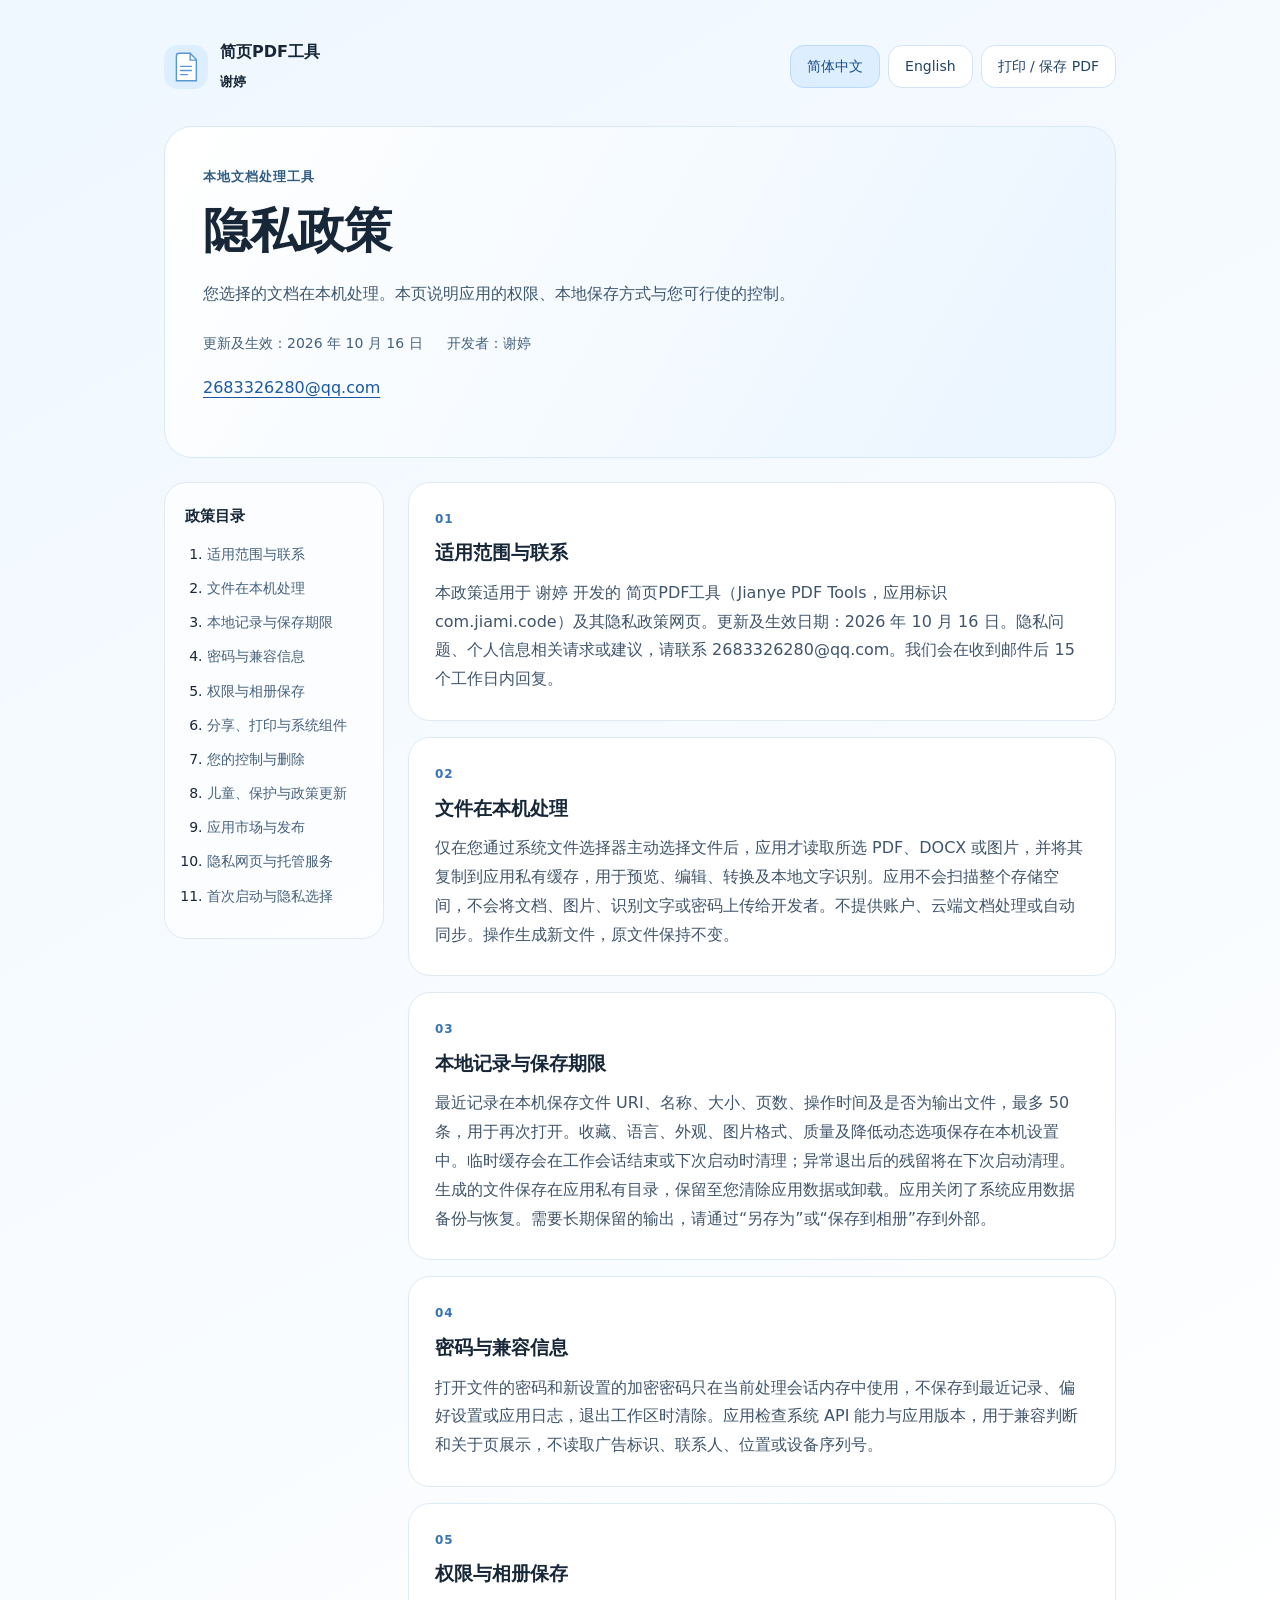
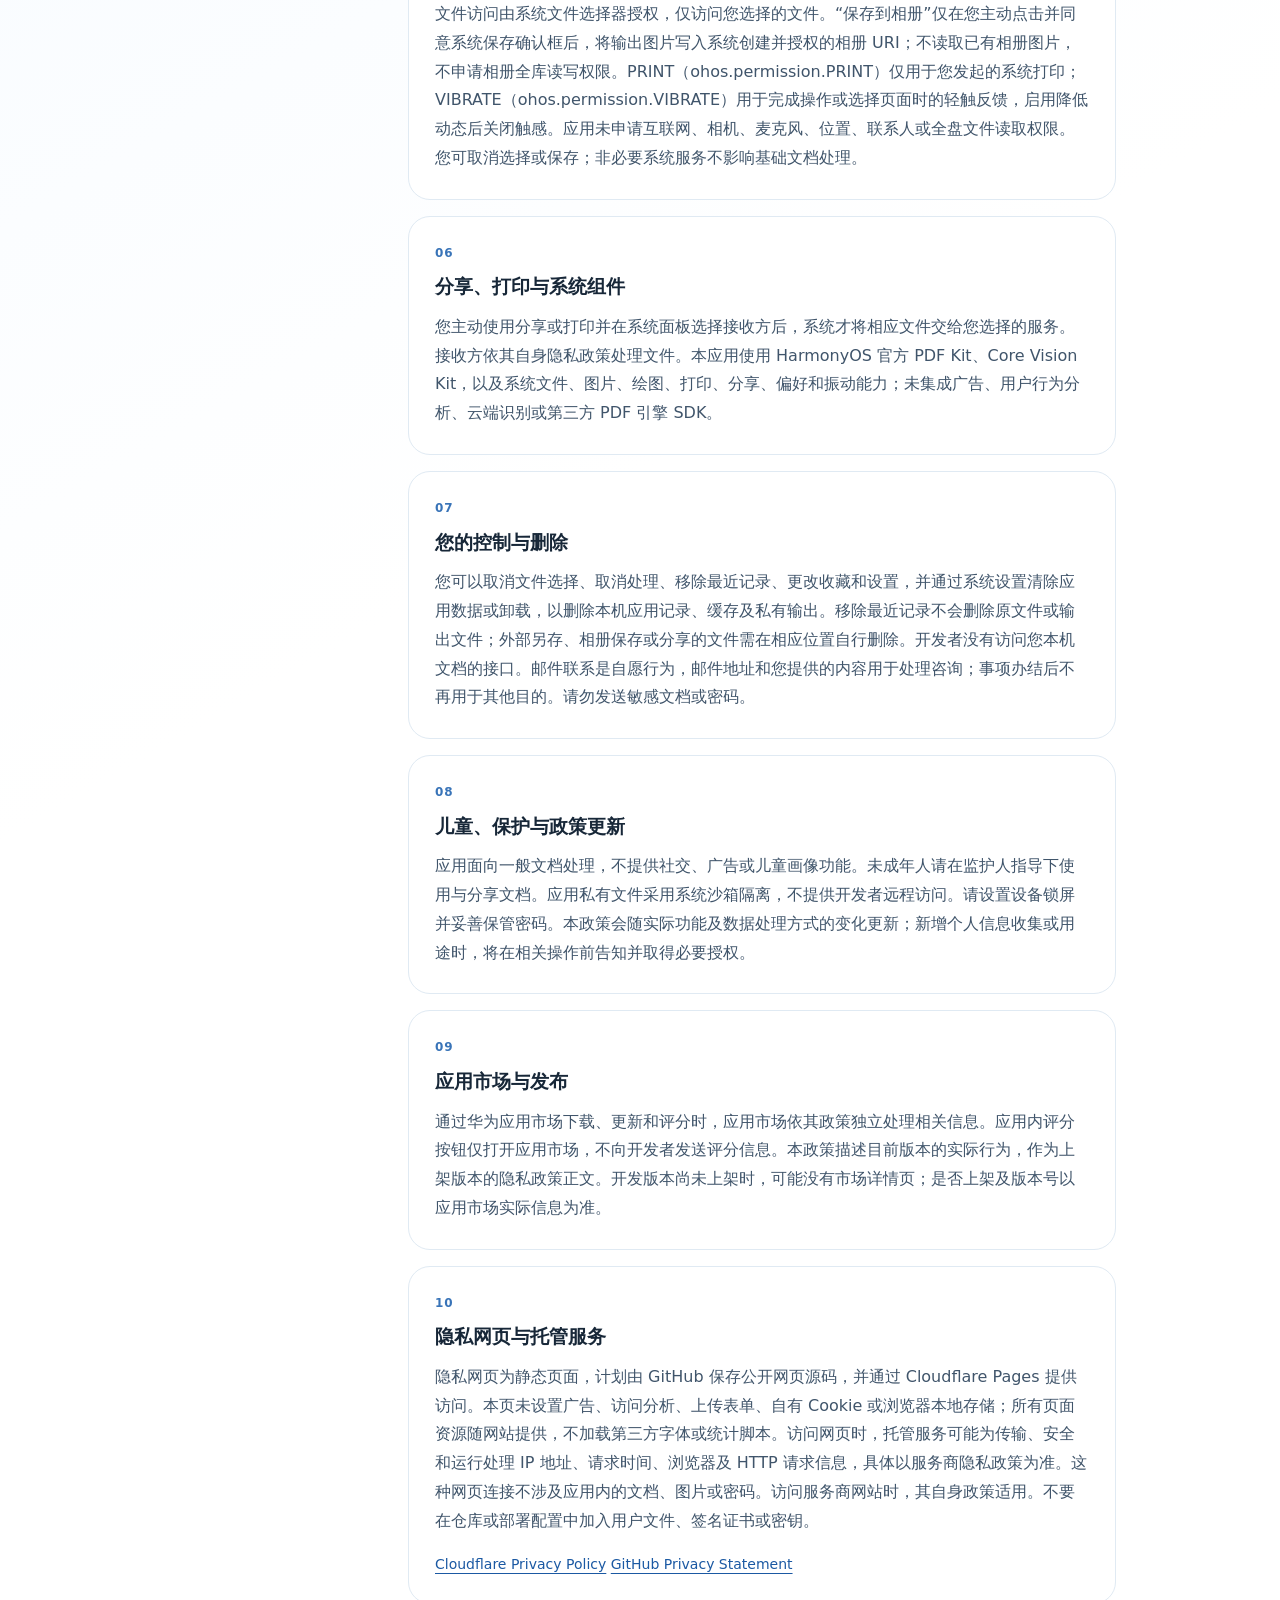
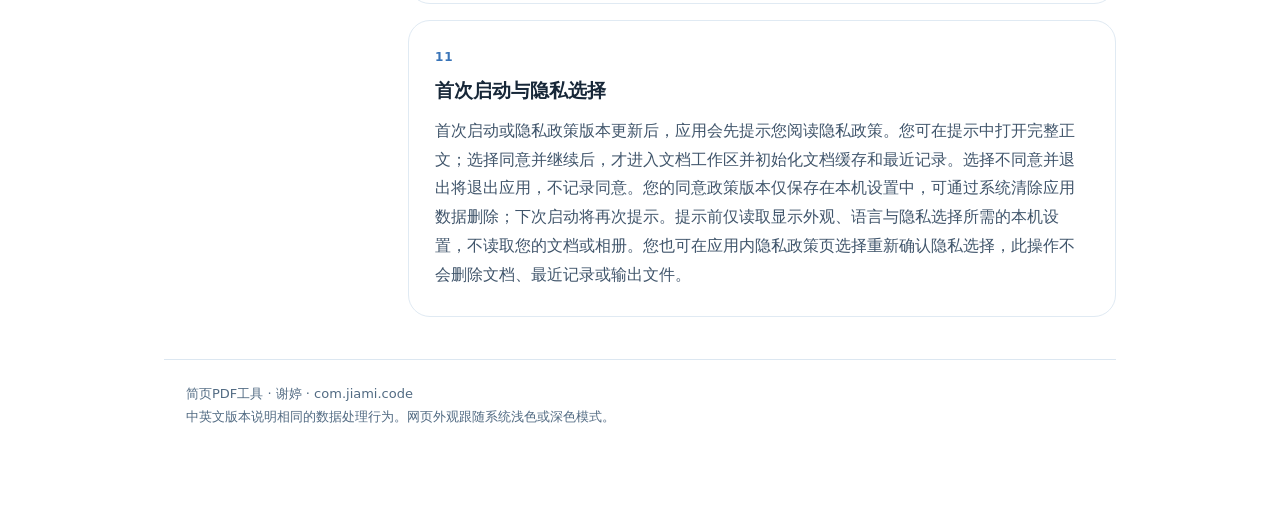
<file: public/index.html>
<!doctype html>
<html lang="zh-CN"><head><meta charset="utf-8"><meta name="viewport" content="width=device-width,initial-scale=1"><meta name="description" content="简页PDF工具 隐私政策 · 谢婷 · 2026-10-16"><meta name="color-scheme" content="light dark"><title>隐私政策 · 简页PDF工具 · 谢婷</title><link rel="icon" href="./assets/icon.svg" type="image/svg+xml"><link rel="stylesheet" href="./assets/style.css"><link rel="alternate" hreflang="zh-CN" href="./index.html"><link rel="alternate" hreflang="en" href="./en/index.html"><script src="./assets/site.js" defer></script></head>
<body><a class="skip" href="#policy">跳转到政策正文</a><div class="wrap"><header class="top"><div class="brand"><img class="icon" src="./assets/icon.svg" alt="" width="44" height="44"><span>简页PDF工具<br><small>谢婷</small></span></div><nav class="controls" aria-label="语言与打印"><a class="control" href="./index.html" lang="zh-CN" aria-current="page">简体中文</a><a class="control" href="./en/index.html" lang="en" >English</a><button class="control" id="print" type="button">打印 / 保存 PDF</button></nav></header><div class="hero"><div class="eyebrow">本地文档处理工具</div><h1>隐私政策</h1><p class="lead">您选择的文档在本机处理。本页说明应用的权限、本地保存方式与您可行使的控制。</p><div class="meta"><span>更新及生效：2026 年 10 月 16 日</span><span>开发者：谢婷</span></div><p class="contact"><a href="mailto:2683326280@qq.com">2683326280@qq.com</a></p></div><div class="layout"><nav class="toc" aria-label="目录"><h2>政策目录</h2><ol><li><a href="#section-1">适用范围与联系</a></li><li><a href="#section-2">文件在本机处理</a></li><li><a href="#section-3">本地记录与保存期限</a></li><li><a href="#section-4">密码与兼容信息</a></li><li><a href="#section-5">权限与相册保存</a></li><li><a href="#section-6">分享、打印与系统组件</a></li><li><a href="#section-7">您的控制与删除</a></li><li><a href="#section-8">儿童、保护与政策更新</a></li><li><a href="#section-9">应用市场与发布</a></li><li><a href="#section-10">隐私网页与托管服务</a></li><li><a href="#section-11">首次启动与隐私选择</a></li></ol></nav><main class="article" id="policy"><section class="section" id="section-1" aria-labelledby="heading-1"><span class="number">01</span><h2 id="heading-1">适用范围与联系</h2><p>本政策适用于 谢婷 开发的 简页PDF工具（Jianye PDF Tools，应用标识 com.jiami.code）及其隐私政策网页。更新及生效日期：2026 年 10 月 16 日。隐私问题、个人信息相关请求或建议，请联系 2683326280@qq.com。我们会在收到邮件后 15 个工作日内回复。</p></section><section class="section" id="section-2" aria-labelledby="heading-2"><span class="number">02</span><h2 id="heading-2">文件在本机处理</h2><p>仅在您通过系统文件选择器主动选择文件后，应用才读取所选 PDF、DOCX 或图片，并将其复制到应用私有缓存，用于预览、编辑、转换及本地文字识别。应用不会扫描整个存储空间，不会将文档、图片、识别文字或密码上传给开发者。不提供账户、云端文档处理或自动同步。操作生成新文件，原文件保持不变。</p></section><section class="section" id="section-3" aria-labelledby="heading-3"><span class="number">03</span><h2 id="heading-3">本地记录与保存期限</h2><p>最近记录在本机保存文件 URI、名称、大小、页数、操作时间及是否为输出文件，最多 50 条，用于再次打开。收藏、语言、外观、图片格式、质量及降低动态选项保存在本机设置中。临时缓存会在工作会话结束或下次启动时清理；异常退出后的残留将在下次启动清理。生成的文件保存在应用私有目录，保留至您清除应用数据或卸载。应用关闭了系统应用数据备份与恢复。需要长期保留的输出，请通过“另存为”或“保存到相册”存到外部。</p></section><section class="section" id="section-4" aria-labelledby="heading-4"><span class="number">04</span><h2 id="heading-4">密码与兼容信息</h2><p>打开文件的密码和新设置的加密密码只在当前处理会话内存中使用，不保存到最近记录、偏好设置或应用日志，退出工作区时清除。应用检查系统 API 能力与应用版本，用于兼容判断和关于页展示，不读取广告标识、联系人、位置或设备序列号。</p></section><section class="section" id="section-5" aria-labelledby="heading-5"><span class="number">05</span><h2 id="heading-5">权限与相册保存</h2><p>文件访问由系统文件选择器授权，仅访问您选择的文件。“保存到相册”仅在您主动点击并同意系统保存确认框后，将输出图片写入系统创建并授权的相册 URI；不读取已有相册图片，不申请相册全库读写权限。PRINT（ohos.permission.PRINT）仅用于您发起的系统打印；VIBRATE（ohos.permission.VIBRATE）用于完成操作或选择页面时的轻触反馈，启用降低动态后关闭触感。应用未申请互联网、相机、麦克风、位置、联系人或全盘文件读取权限。您可取消选择或保存；非必要系统服务不影响基础文档处理。</p></section><section class="section" id="section-6" aria-labelledby="heading-6"><span class="number">06</span><h2 id="heading-6">分享、打印与系统组件</h2><p>您主动使用分享或打印并在系统面板选择接收方后，系统才将相应文件交给您选择的服务。接收方依其自身隐私政策处理文件。本应用使用 HarmonyOS 官方 PDF Kit、Core Vision Kit，以及系统文件、图片、绘图、打印、分享、偏好和振动能力；未集成广告、用户行为分析、云端识别或第三方 PDF 引擎 SDK。</p></section><section class="section" id="section-7" aria-labelledby="heading-7"><span class="number">07</span><h2 id="heading-7">您的控制与删除</h2><p>您可以取消文件选择、取消处理、移除最近记录、更改收藏和设置，并通过系统设置清除应用数据或卸载，以删除本机应用记录、缓存及私有输出。移除最近记录不会删除原文件或输出文件；外部另存、相册保存或分享的文件需在相应位置自行删除。开发者没有访问您本机文档的接口。邮件联系是自愿行为，邮件地址和您提供的内容用于处理咨询；事项办结后不再用于其他目的。请勿发送敏感文档或密码。</p></section><section class="section" id="section-8" aria-labelledby="heading-8"><span class="number">08</span><h2 id="heading-8">儿童、保护与政策更新</h2><p>应用面向一般文档处理，不提供社交、广告或儿童画像功能。未成年人请在监护人指导下使用与分享文档。应用私有文件采用系统沙箱隔离，不提供开发者远程访问。请设置设备锁屏并妥善保管密码。本政策会随实际功能及数据处理方式的变化更新；新增个人信息收集或用途时，将在相关操作前告知并取得必要授权。</p></section><section class="section" id="section-9" aria-labelledby="heading-9"><span class="number">09</span><h2 id="heading-9">应用市场与发布</h2><p>通过华为应用市场下载、更新和评分时，应用市场依其政策独立处理相关信息。应用内评分按钮仅打开应用市场，不向开发者发送评分信息。本政策描述目前版本的实际行为，作为上架版本的隐私政策正文。开发版本尚未上架时，可能没有市场详情页；是否上架及版本号以应用市场实际信息为准。</p></section><section class="section" id="section-10" aria-labelledby="heading-10"><span class="number">10</span><h2 id="heading-10">隐私网页与托管服务</h2><p>隐私网页为静态页面，计划由 GitHub 保存公开网页源码，并通过 Cloudflare Pages 提供访问。本页未设置广告、访问分析、上传表单、自有 Cookie 或浏览器本地存储；所有页面资源随网站提供，不加载第三方字体或统计脚本。访问网页时，托管服务可能为传输、安全和运行处理 IP 地址、请求时间、浏览器及 HTTP 请求信息，具体以服务商隐私政策为准。这种网页连接不涉及应用内的文档、图片或密码。访问服务商网站时，其自身政策适用。不要在仓库或部署配置中加入用户文件、签名证书或密钥。</p><p class="links"><a href="https://www.cloudflare.com/privacypolicy/" rel="noreferrer">Cloudflare Privacy Policy</a> <a href="https://docs.github.com/en/site-policy/privacy-policies/github-general-privacy-statement" rel="noreferrer">GitHub Privacy Statement</a></p></section><section class="section" id="section-11" aria-labelledby="heading-11"><span class="number">11</span><h2 id="heading-11">首次启动与隐私选择</h2><p>首次启动或隐私政策版本更新后，应用会先提示您阅读隐私政策。您可在提示中打开完整正文；选择同意并继续后，才进入文档工作区并初始化文档缓存和最近记录。选择不同意并退出将退出应用，不记录同意。您的同意政策版本仅保存在本机设置中，可通过系统清除应用数据删除；下次启动将再次提示。提示前仅读取显示外观、语言与隐私选择所需的本机设置，不读取您的文档或相册。您也可在应用内隐私政策页选择重新确认隐私选择，此操作不会删除文档、最近记录或输出文件。</p></section></main></div><footer>简页PDF工具 · 谢婷 · com.jiami.code<br>中英文版本说明相同的数据处理行为。网页外观跟随系统浅色或深色模式。</footer></div></body></html>
</file>
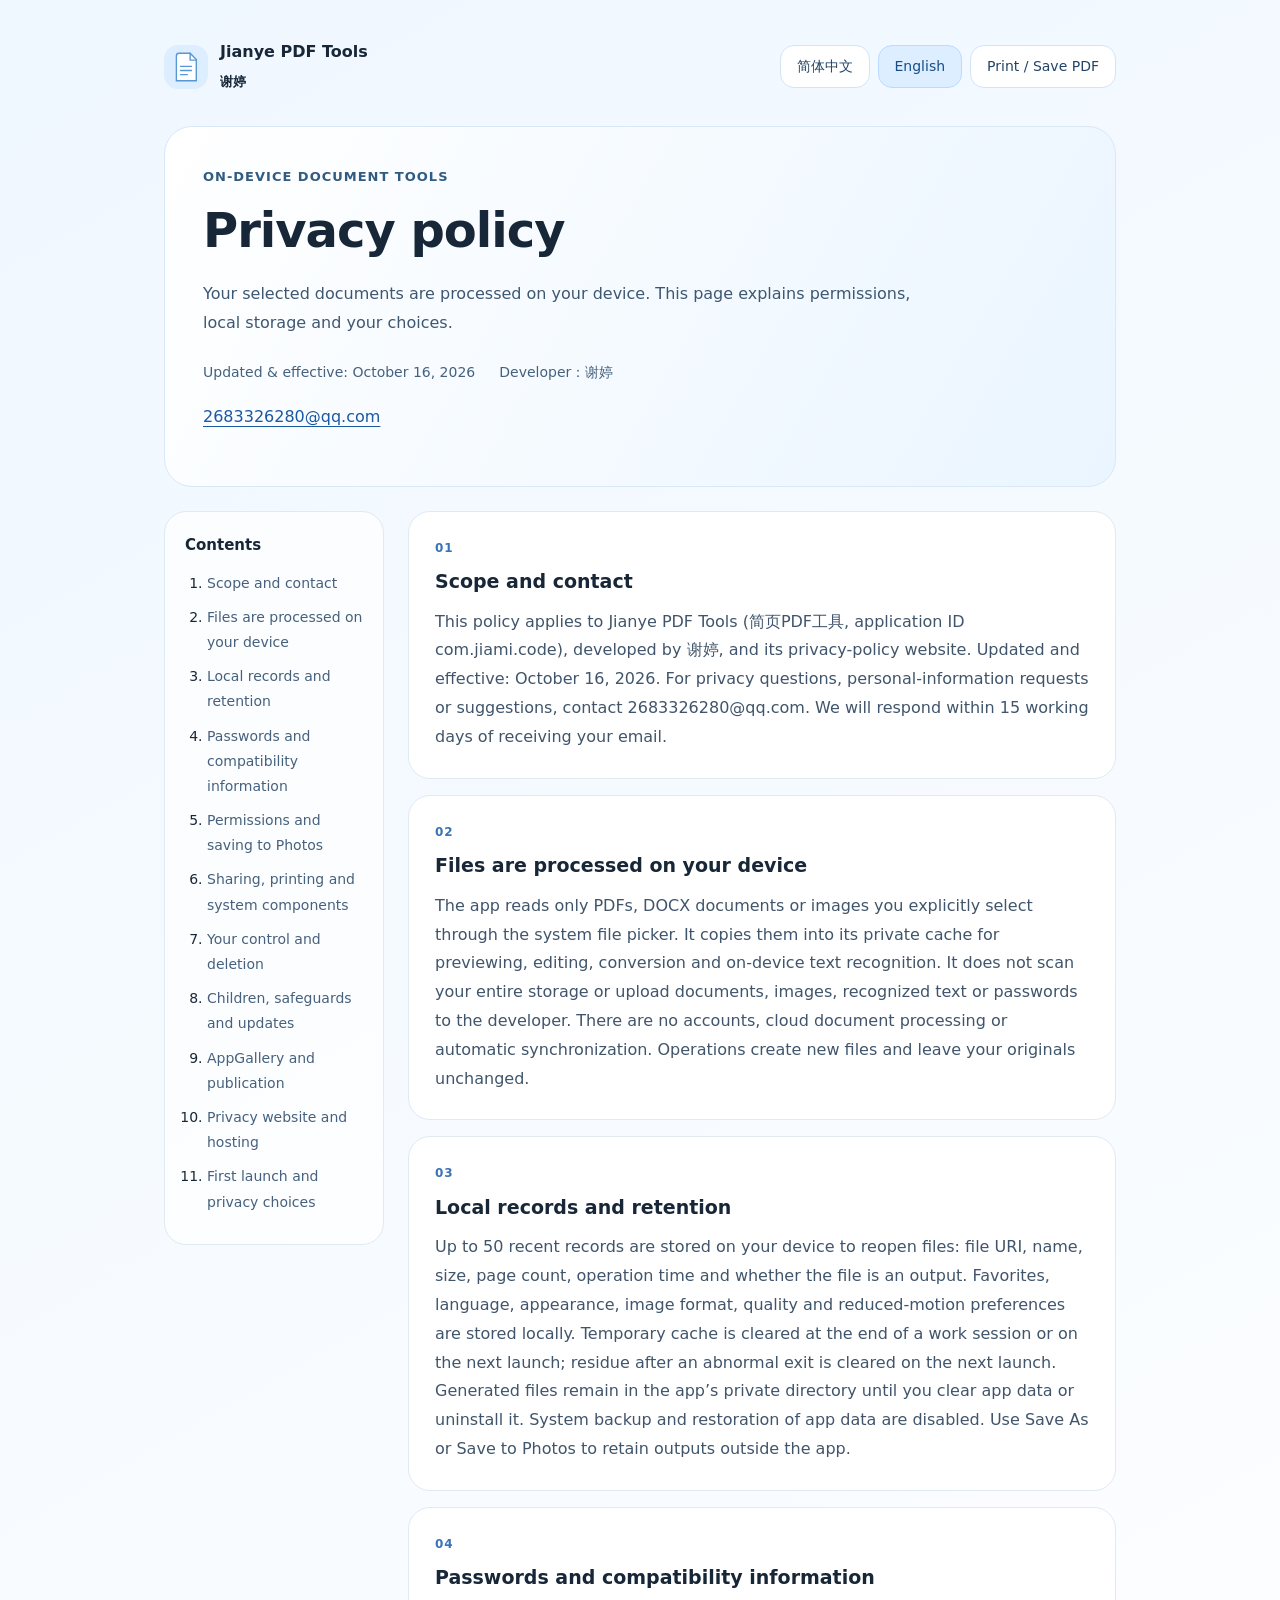
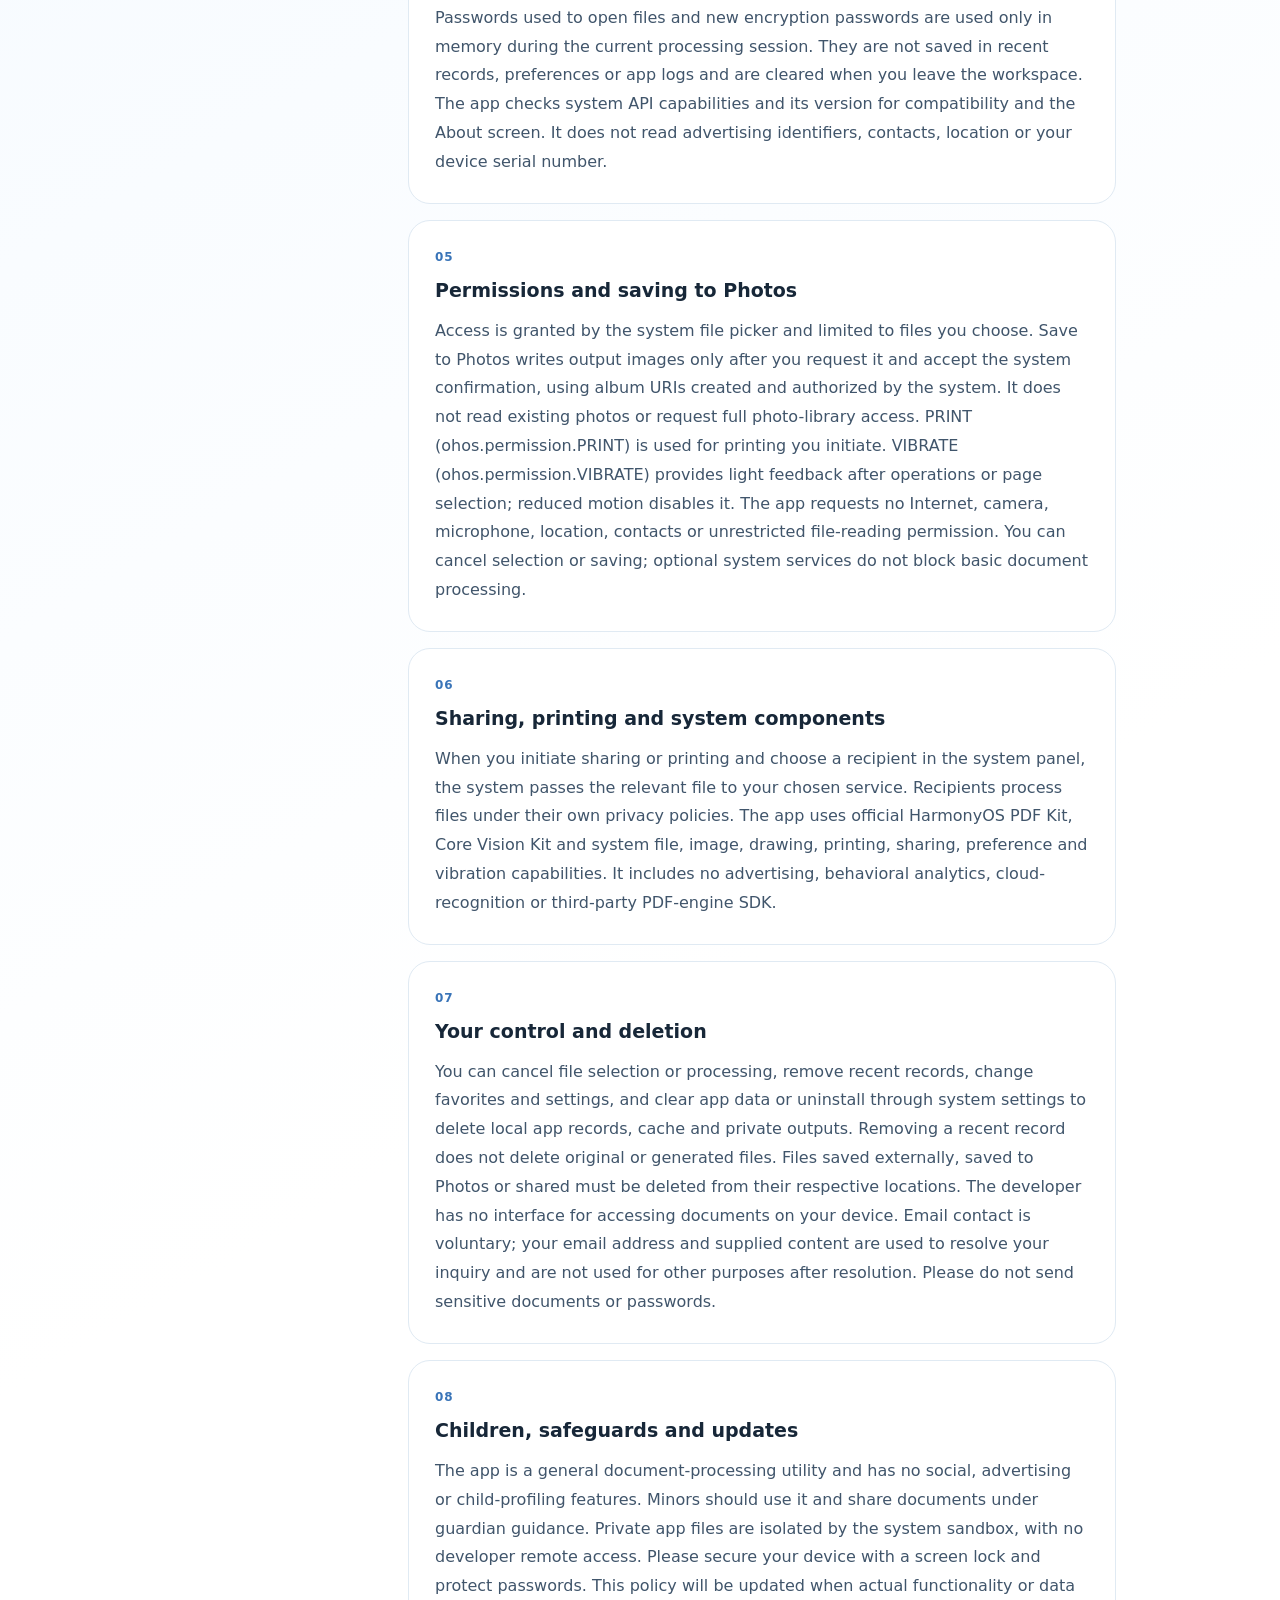
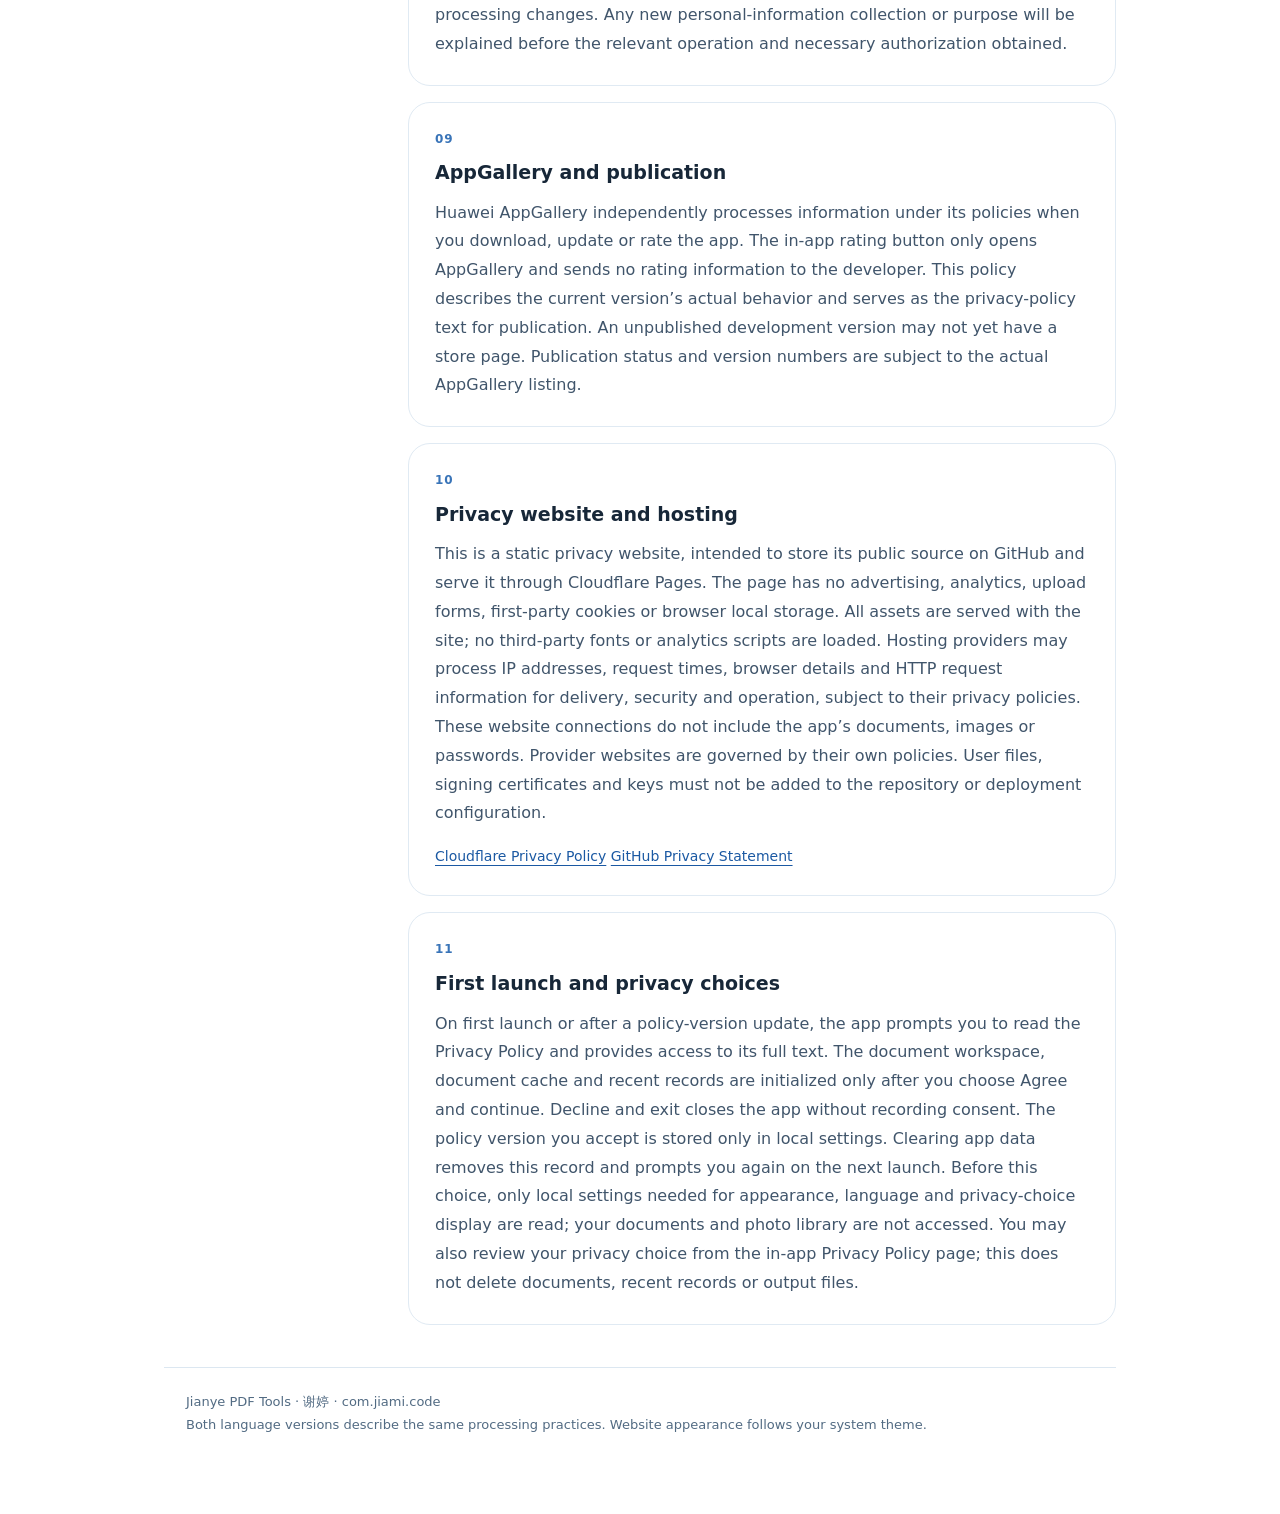
<file: public/en/index.html>
<!doctype html>
<html lang="en"><head><meta charset="utf-8"><meta name="viewport" content="width=device-width,initial-scale=1"><meta name="description" content="Jianye PDF Tools Privacy policy · 谢婷 · 2026-10-16"><meta name="color-scheme" content="light dark"><title>Privacy policy · Jianye PDF Tools · 谢婷</title><link rel="icon" href="../assets/icon.svg" type="image/svg+xml"><link rel="stylesheet" href="../assets/style.css"><link rel="alternate" hreflang="zh-CN" href="../index.html"><link rel="alternate" hreflang="en" href="../en/index.html"><script src="../assets/site.js" defer></script></head>
<body><a class="skip" href="#policy">Skip to policy</a><div class="wrap"><header class="top"><div class="brand"><img class="icon" src="../assets/icon.svg" alt="" width="44" height="44"><span>Jianye PDF Tools<br><small>谢婷</small></span></div><nav class="controls" aria-label="Language and print"><a class="control" href="../index.html" lang="zh-CN" >简体中文</a><a class="control" href="../en/index.html" lang="en" aria-current="page">English</a><button class="control" id="print" type="button">Print / Save PDF</button></nav></header><div class="hero"><div class="eyebrow">ON-DEVICE DOCUMENT TOOLS</div><h1>Privacy policy</h1><p class="lead">Your selected documents are processed on your device. This page explains permissions, local storage and your choices.</p><div class="meta"><span>Updated & effective: October 16, 2026</span><span>Developer：谢婷</span></div><p class="contact"><a href="mailto:2683326280@qq.com">2683326280@qq.com</a></p></div><div class="layout"><nav class="toc" aria-label="Contents"><h2>Contents</h2><ol><li><a href="#section-1">Scope and contact</a></li><li><a href="#section-2">Files are processed on your device</a></li><li><a href="#section-3">Local records and retention</a></li><li><a href="#section-4">Passwords and compatibility information</a></li><li><a href="#section-5">Permissions and saving to Photos</a></li><li><a href="#section-6">Sharing, printing and system components</a></li><li><a href="#section-7">Your control and deletion</a></li><li><a href="#section-8">Children, safeguards and updates</a></li><li><a href="#section-9">AppGallery and publication</a></li><li><a href="#section-10">Privacy website and hosting</a></li><li><a href="#section-11">First launch and privacy choices</a></li></ol></nav><main class="article" id="policy"><section class="section" id="section-1" aria-labelledby="heading-1"><span class="number">01</span><h2 id="heading-1">Scope and contact</h2><p>This policy applies to Jianye PDF Tools (简页PDF工具, application ID com.jiami.code), developed by 谢婷, and its privacy-policy website. Updated and effective: October 16, 2026. For privacy questions, personal-information requests or suggestions, contact 2683326280@qq.com. We will respond within 15 working days of receiving your email.</p></section><section class="section" id="section-2" aria-labelledby="heading-2"><span class="number">02</span><h2 id="heading-2">Files are processed on your device</h2><p>The app reads only PDFs, DOCX documents or images you explicitly select through the system file picker. It copies them into its private cache for previewing, editing, conversion and on-device text recognition. It does not scan your entire storage or upload documents, images, recognized text or passwords to the developer. There are no accounts, cloud document processing or automatic synchronization. Operations create new files and leave your originals unchanged.</p></section><section class="section" id="section-3" aria-labelledby="heading-3"><span class="number">03</span><h2 id="heading-3">Local records and retention</h2><p>Up to 50 recent records are stored on your device to reopen files: file URI, name, size, page count, operation time and whether the file is an output. Favorites, language, appearance, image format, quality and reduced-motion preferences are stored locally. Temporary cache is cleared at the end of a work session or on the next launch; residue after an abnormal exit is cleared on the next launch. Generated files remain in the app’s private directory until you clear app data or uninstall it. System backup and restoration of app data are disabled. Use Save As or Save to Photos to retain outputs outside the app.</p></section><section class="section" id="section-4" aria-labelledby="heading-4"><span class="number">04</span><h2 id="heading-4">Passwords and compatibility information</h2><p>Passwords used to open files and new encryption passwords are used only in memory during the current processing session. They are not saved in recent records, preferences or app logs and are cleared when you leave the workspace. The app checks system API capabilities and its version for compatibility and the About screen. It does not read advertising identifiers, contacts, location or your device serial number.</p></section><section class="section" id="section-5" aria-labelledby="heading-5"><span class="number">05</span><h2 id="heading-5">Permissions and saving to Photos</h2><p>Access is granted by the system file picker and limited to files you choose. Save to Photos writes output images only after you request it and accept the system confirmation, using album URIs created and authorized by the system. It does not read existing photos or request full photo-library access. PRINT (ohos.permission.PRINT) is used for printing you initiate. VIBRATE (ohos.permission.VIBRATE) provides light feedback after operations or page selection; reduced motion disables it. The app requests no Internet, camera, microphone, location, contacts or unrestricted file-reading permission. You can cancel selection or saving; optional system services do not block basic document processing.</p></section><section class="section" id="section-6" aria-labelledby="heading-6"><span class="number">06</span><h2 id="heading-6">Sharing, printing and system components</h2><p>When you initiate sharing or printing and choose a recipient in the system panel, the system passes the relevant file to your chosen service. Recipients process files under their own privacy policies. The app uses official HarmonyOS PDF Kit, Core Vision Kit and system file, image, drawing, printing, sharing, preference and vibration capabilities. It includes no advertising, behavioral analytics, cloud-recognition or third-party PDF-engine SDK.</p></section><section class="section" id="section-7" aria-labelledby="heading-7"><span class="number">07</span><h2 id="heading-7">Your control and deletion</h2><p>You can cancel file selection or processing, remove recent records, change favorites and settings, and clear app data or uninstall through system settings to delete local app records, cache and private outputs. Removing a recent record does not delete original or generated files. Files saved externally, saved to Photos or shared must be deleted from their respective locations. The developer has no interface for accessing documents on your device. Email contact is voluntary; your email address and supplied content are used to resolve your inquiry and are not used for other purposes after resolution. Please do not send sensitive documents or passwords.</p></section><section class="section" id="section-8" aria-labelledby="heading-8"><span class="number">08</span><h2 id="heading-8">Children, safeguards and updates</h2><p>The app is a general document-processing utility and has no social, advertising or child-profiling features. Minors should use it and share documents under guardian guidance. Private app files are isolated by the system sandbox, with no developer remote access. Please secure your device with a screen lock and protect passwords. This policy will be updated when actual functionality or data processing changes. Any new personal-information collection or purpose will be explained before the relevant operation and necessary authorization obtained.</p></section><section class="section" id="section-9" aria-labelledby="heading-9"><span class="number">09</span><h2 id="heading-9">AppGallery and publication</h2><p>Huawei AppGallery independently processes information under its policies when you download, update or rate the app. The in-app rating button only opens AppGallery and sends no rating information to the developer. This policy describes the current version’s actual behavior and serves as the privacy-policy text for publication. An unpublished development version may not yet have a store page. Publication status and version numbers are subject to the actual AppGallery listing.</p></section><section class="section" id="section-10" aria-labelledby="heading-10"><span class="number">10</span><h2 id="heading-10">Privacy website and hosting</h2><p>This is a static privacy website, intended to store its public source on GitHub and serve it through Cloudflare Pages. The page has no advertising, analytics, upload forms, first-party cookies or browser local storage. All assets are served with the site; no third-party fonts or analytics scripts are loaded. Hosting providers may process IP addresses, request times, browser details and HTTP request information for delivery, security and operation, subject to their privacy policies. These website connections do not include the app’s documents, images or passwords. Provider websites are governed by their own policies. User files, signing certificates and keys must not be added to the repository or deployment configuration.</p><p class="links"><a href="https://www.cloudflare.com/privacypolicy/" rel="noreferrer">Cloudflare Privacy Policy</a> <a href="https://docs.github.com/en/site-policy/privacy-policies/github-general-privacy-statement" rel="noreferrer">GitHub Privacy Statement</a></p></section><section class="section" id="section-11" aria-labelledby="heading-11"><span class="number">11</span><h2 id="heading-11">First launch and privacy choices</h2><p>On first launch or after a policy-version update, the app prompts you to read the Privacy Policy and provides access to its full text. The document workspace, document cache and recent records are initialized only after you choose Agree and continue. Decline and exit closes the app without recording consent. The policy version you accept is stored only in local settings. Clearing app data removes this record and prompts you again on the next launch. Before this choice, only local settings needed for appearance, language and privacy-choice display are read; your documents and photo library are not accessed. You may also review your privacy choice from the in-app Privacy Policy page; this does not delete documents, recent records or output files.</p></section></main></div><footer>Jianye PDF Tools · 谢婷 · com.jiami.code<br>Both language versions describe the same processing practices. Website appearance follows your system theme.</footer></div></body></html>
</file>
<file: public/assets/style.css>
*{box-sizing:border-box}html{scroll-behavior:smooth;scroll-padding-top:24px}body{margin:0;background:linear-gradient(150deg,#eff7ff,#fff 55%);color:#172738;font-family:system-ui,-apple-system,"Segoe UI","Microsoft YaHei",sans-serif;line-height:1.8}a{color:#1b59a3;text-underline-offset:4px}a:focus-visible,button:focus-visible{outline:3px solid #397ad0;outline-offset:4px}.skip{position:absolute;left:20px;top:-100px}.skip:focus{top:12px;background:white;padding:12px;z-index:2}.wrap{max-width:1000px;margin:auto;padding:38px 24px 56px}.top{display:flex;justify-content:space-between;gap:16px;align-items:center;margin-bottom:30px}.brand{display:flex;gap:12px;align-items:center;font-weight:700}.icon{width:44px;height:44px;border-radius:14px}.controls{display:flex;gap:8px;flex-wrap:wrap}.control{display:inline-flex;align-items:center;justify-content:center;text-decoration:none;border:1px solid #d4e4f5;border-radius:14px;background:#fff;color:#224466;padding:8px 16px;font:inherit;font-size:14px;cursor:pointer}.control[aria-current]{background:#dceeff;color:#174d88;border-color:#badbff}.hero{border-radius:28px;border:1px solid #d9e8f6;background:linear-gradient(120deg,#fff,#eaf5ff);padding:38px;margin-bottom:24px}.eyebrow{color:#315b80;font-size:13px;font-weight:700;letter-spacing:1px}h1{font-size:clamp(32px,5vw,48px);line-height:1.25;margin:12px 0 20px;letter-spacing:-1px}.lead{max-width:720px;color:#3e5770;margin:0 0 22px}.meta{display:flex;gap:12px 24px;flex-wrap:wrap;font-size:14px;color:#46617d}.layout{display:grid;grid-template-columns:220px minmax(0,1fr);gap:24px;align-items:start}.toc{border:1px solid #e0eaf3;border-radius:22px;background:#ffffffb8;padding:20px}.toc h2{font-size:15px;margin:0 0 12px}.toc ol{padding-left:22px;margin:0}.toc li{margin:9px 0;font-size:14px}.toc a{text-decoration:none;color:#46617d}.article{min-width:0}.section{background:#fff;border:1px solid #e0eaf3;border-radius:22px;padding:26px;margin:0 0 16px}.section h2{font-size:19px;line-height:1.5;margin:0 0 12px}.section p{margin:0;color:#40556b;overflow-wrap:anywhere}.number{font-size:12px;display:block;color:#3974b8;font-weight:700;letter-spacing:1px;margin-bottom:8px}footer{margin-top:26px;padding:22px;border-top:1px solid #dce7f1;font-size:13px;color:#526b83}footer a{margin-right:16px}.contact{margin-top:18px!important}.links{margin-top:16px!important;font-size:14px}@media(max-width:760px){.wrap{padding:22px 16px 36px}.hero{padding:26px 22px}.layout{grid-template-columns:1fr}.toc ol{display:grid;grid-template-columns:1fr 1fr;gap:0 18px}.section{padding:22px}.top{align-items:flex-start}.brand{font-size:14px}.controls{gap:6px}.control{padding:6px 10px}.icon{width:38px;height:38px}}@media(max-width:430px){.top{flex-direction:column;gap:14px}.toc ol{display:block}.hero{border-radius:24px}.meta{display:block}.meta span{display:block}}@media(prefers-color-scheme:dark){body{background:linear-gradient(150deg,#151020,#08090d 60%);color:#f4f1ff}a{color:#cab8ff}.hero{background:linear-gradient(120deg,#211a31,#171221);border-color:#3c3052}.lead,.meta,.eyebrow{color:#c4b7d7}.toc,.section{background:#15121d;border-color:#342b43}.toc a,.section p,footer{color:#c9c0d4}.number{color:#c0a6ff}.control{background:#251e33;border-color:#433254;color:#e0d3f2}.control[aria-current]{background:#413056;border-color:#796394;color:#fff}footer{border-color:#352a45}}@media(prefers-reduced-motion:reduce){html{scroll-behavior:auto}}@media print{body{background:white;color:black}.controls,.toc,.skip{display:none}.wrap{max-width:none;padding:0}.layout{display:block}.hero,.section{background:white!important;border-color:#ccc!important;break-inside:avoid;padding:16px}.section p,.lead,.meta{color:black!important}a{color:black}.top{margin-bottom:12px}footer{color:black}}
</file>
